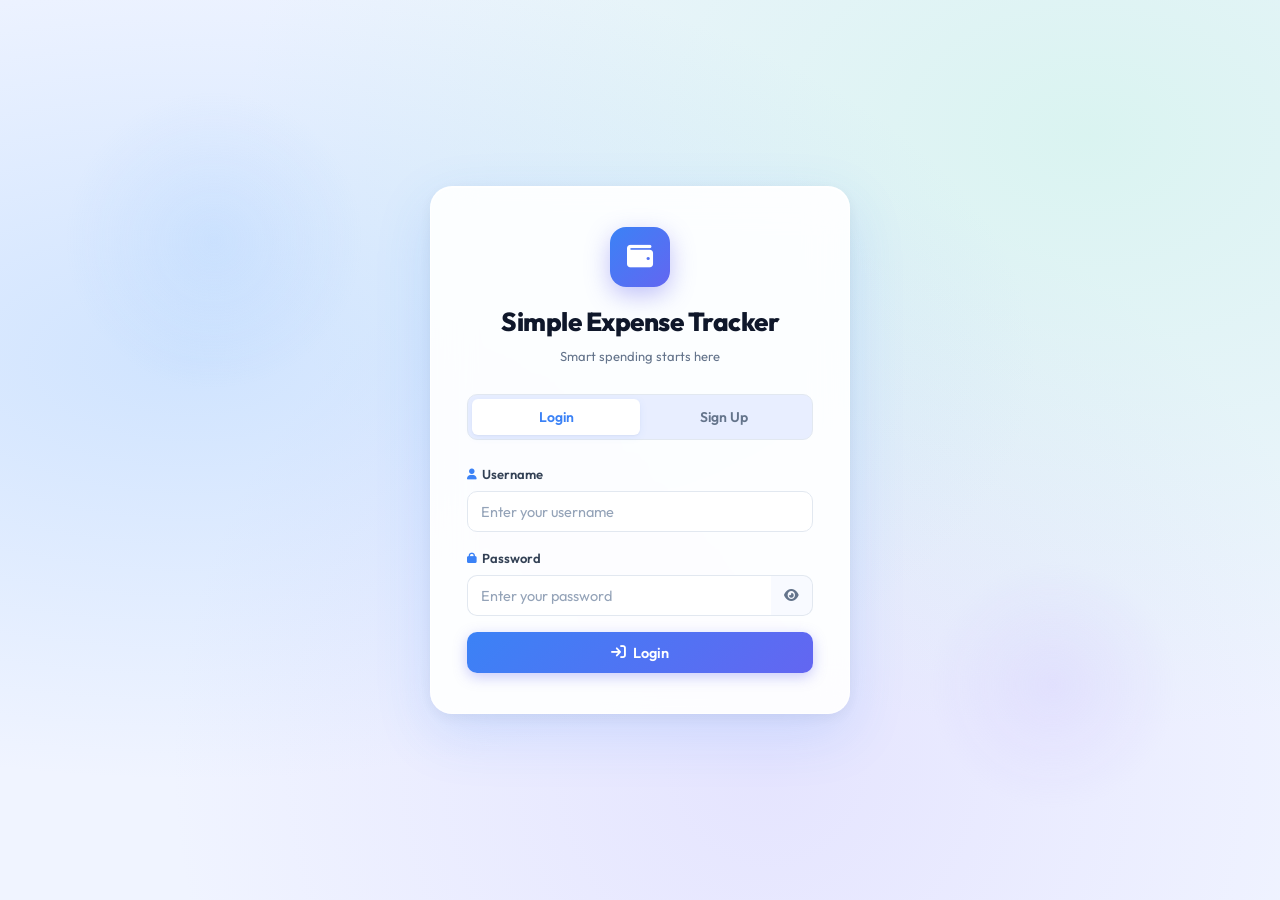
<file: Simple Expense Tracker/index.html>
<!DOCTYPE html>
<html lang="en">
<head>
  <meta charset="UTF-8" />
  <meta name="viewport" content="width=device-width, initial-scale=1.0" />
  <title>Simple Expense Tracker</title>
  <link rel="stylesheet" href="styles.css" />
  <link
    href="https://fonts.googleapis.com/css2?family=Outfit:wght@300;400;500;600;700;800&family=JetBrains+Mono:wght@400;500&display=swap"
    rel="stylesheet"
  />
  <link
    rel="stylesheet"
    href="https://cdnjs.cloudflare.com/ajax/libs/font-awesome/6.5.0/css/all.min.css"
  />
</head>
<body>

  <!-- ════════════════════════════════════════
       TOAST CONTAINER
  ════════════════════════════════════════ -->
  <div id="toastContainer" class="toast-container"></div>

  <!-- ════════════════════════════════════════
       AUTH SCREEN
  ════════════════════════════════════════ -->
  <div id="authScreen" class="auth-screen">
    <div class="auth-wrapper">

      <div class="auth-brand">
        <div class="brand-icon"><i class="fa-solid fa-wallet"></i></div>
        <h1 class="brand-name">Simple Expense Tracker</h1>
        <p class="brand-tagline">Smart spending starts here</p>
      </div>

      <!-- Tab switcher -->
      <div class="auth-tabs">
        <button id="tabLogin" class="auth-tab active" onclick="showPanel('login')">Login</button>
        <button id="tabRegister" class="auth-tab" onclick="showPanel('register')">Sign Up</button>
      </div>

      <!-- LOGIN -->
      <div id="loginPanel" class="auth-panel">
        <div class="form-group">
          <label for="loginUsername"><i class="fa-solid fa-user"></i> Username</label>
          <input type="text" id="loginUsername" placeholder="Enter your username"
            autocomplete="username" spellcheck="false" />
        </div>
        <div class="form-group">
          <label for="loginPassword"><i class="fa-solid fa-lock"></i> Password</label>
          <div class="input-pw-wrap">
            <input type="password" id="loginPassword" placeholder="Enter your password"
              autocomplete="current-password" />
            <button type="button" class="pw-toggle" onclick="togglePassword('loginPassword',this)">
              <i class="fa-solid fa-eye"></i>
            </button>
          </div>
        </div>
        <p id="loginError" class="form-error hidden"></p>
        <button class="btn-primary btn-block" onclick="handleLogin()">
          <i class="fa-solid fa-arrow-right-to-bracket"></i> Login
        </button>
      </div>

      <!-- REGISTER -->
      <div id="registerPanel" class="auth-panel hidden">
        <div class="form-group">
          <label for="regUsername"><i class="fa-solid fa-user"></i> Username</label>
          <input type="text" id="regUsername" placeholder="Choose a username"
            autocomplete="username" spellcheck="false" />
        </div>
        <div class="form-group">
          <label for="regPassword"><i class="fa-solid fa-lock"></i> Password</label>
          <div class="input-pw-wrap">
            <input type="password" id="regPassword" placeholder="Min. 6 characters"
              autocomplete="new-password" />
            <button type="button" class="pw-toggle" onclick="togglePassword('regPassword',this)">
              <i class="fa-solid fa-eye"></i>
            </button>
          </div>
        </div>
        <div class="form-group">
          <label for="regConfirm"><i class="fa-solid fa-shield-halved"></i> Confirm Password</label>
          <div class="input-pw-wrap">
            <input type="password" id="regConfirm" placeholder="Repeat password"
              autocomplete="new-password" />
            <button type="button" class="pw-toggle" onclick="togglePassword('regConfirm',this)">
              <i class="fa-solid fa-eye"></i>
            </button>
          </div>
        </div>
        <p id="registerError"   class="form-error   hidden"></p>
        <p id="registerSuccess" class="form-success hidden"></p>
        <button class="btn-primary btn-block" onclick="handleRegister()">
          <i class="fa-solid fa-user-plus"></i> Create Account
        </button>
      </div>

    </div>
  </div>

  <!-- ════════════════════════════════════════
       APP SCREEN — DASHBOARD
  ════════════════════════════════════════ -->
  <div id="appScreen" class="app-screen hidden">

    <!-- HEADER -->
    <header class="app-header">
      <div class="header-inner">
        <div class="header-brand">
          <div class="brand-icon sm"><i class="fa-solid fa-wallet"></i></div>
          <span class="brand-name-sm">Simple Expense Tracker</span>
        </div>
        <div class="header-right">
          <div class="user-chip">
            <div class="user-avatar" id="userAvatar">U</div>
            <span id="headerUsername">User</span>
          </div>
          <button class="btn-logout" onclick="handleLogout()">
            <i class="fa-solid fa-right-from-bracket"></i> Logout
          </button>
        </div>
      </div>
    </header>

    <main class="app-main">

      <!-- ── SUMMARY ── -->
      <section class="app-section" id="summarySection">
        <div class="section-title">
          <i class="fa-solid fa-chart-pie"></i> Overview
        </div>

        <div class="summary-grid">
          <div class="summary-card c-blue" style="--delay:0ms">
            <div class="sc-icon"><i class="fa-solid fa-bullseye"></i></div>
            <div class="sc-text">
              <span class="sc-label">Monthly Budget</span>
              <span class="sc-value" id="summaryBudget">₹0.00</span>
            </div>
          </div>
          <div class="summary-card c-rose" style="--delay:80ms">
            <div class="sc-icon"><i class="fa-solid fa-arrow-trend-up"></i></div>
            <div class="sc-text">
              <span class="sc-label">Total Spent</span>
              <span class="sc-value" id="summarySpent">₹0.00</span>
            </div>
          </div>
          <div class="summary-card c-emerald" style="--delay:160ms">
            <div class="sc-icon"><i class="fa-solid fa-piggy-bank"></i></div>
            <div class="sc-text">
              <span class="sc-label">Remaining</span>
              <span class="sc-value" id="summaryRemaining">₹0.00</span>
            </div>
          </div>
          <div class="summary-card c-violet" style="--delay:240ms">
            <div class="sc-icon"><i class="fa-solid fa-receipt"></i></div>
            <div class="sc-text">
              <span class="sc-label">Transactions</span>
              <span class="sc-value" id="summaryCount">0</span>
            </div>
          </div>
        </div>

        <!-- Budget progress bar -->
        <div class="budget-bar-card">
          <div class="bbc-header">
            <div class="bbc-label-wrap">
              <span class="bbc-title">Budget Usage</span>
              <span id="budgetStatusBadge" class="status-badge b-safe">
                <i class="fa-solid fa-circle-check"></i> Within Budget
              </span>
            </div>
            <span id="budgetPctText" class="bbc-pct">0%</span>
          </div>
          <div class="progress-track">
            <div class="progress-fill" id="progressFill"></div>
          </div>
          <div class="bbc-footer">
            <span id="budgetSpentText">Spent: ₹0</span>
            <span id="budgetRemText">Remaining: ₹0</span>
          </div>
        </div>

        <!-- Smart budget suggestion -->
        <div id="budgetSuggestion" class="suggestion-box hidden"></div>
      </section>

      <!-- ── SET BUDGET ── -->
      <section class="app-section">
        <div class="section-title">
          <i class="fa-solid fa-sliders"></i> Budget Settings
        </div>
        <div class="card">
          <div class="budget-form-row">
            <div class="form-group">
              <label for="budgetMonth">Month</label>
              <input type="month" id="budgetMonth" />
            </div>
            <div class="form-group">
              <label for="budgetAmount">Amount (₹)</label>
              <input type="number" id="budgetAmount" placeholder="e.g. 10000" min="1" />
            </div>
            <button class="btn-primary" onclick="setBudget()">
              <i class="fa-solid fa-check"></i> Set Budget
            </button>
          </div>
        </div>
      </section>

      <!-- ── ADD EXPENSE ── -->
      <section class="app-section">
        <div class="section-title">
          <i class="fa-solid fa-plus-circle"></i> Add Expense
        </div>
        <div class="card">
          <div class="expense-form-grid">
            <div class="form-group">
              <label for="expenseDesc">Description</label>
              <input type="text" id="expenseDesc" placeholder="e.g. Grocery shopping" />
            </div>
            <div class="form-group">
              <label for="expenseAmount">Amount (₹)</label>
              <input type="number" id="expenseAmount" placeholder="0.00" min="0.01" step="0.01" />
            </div>
            <div class="form-group">
              <label for="expenseCategory">Category</label>
              <select id="expenseCategory">
                <option value="Food">🍽️ Food</option>
                <option value="Transport">🚗 Transport</option>
                <option value="Shopping">🛍️ Shopping</option>
                <option value="Entertainment">🎬 Entertainment</option>
                <option value="Health">💊 Health</option>
                <option value="Bills">💡 Bills</option>
                <option value="Education">📚 Education</option>
                <option value="Other">📦 Other</option>
              </select>
            </div>
            <div class="form-group">
              <label for="expenseDate">Date</label>
              <input type="date" id="expenseDate" />
            </div>
          </div>
          <button class="btn-primary" onclick="addExpense()">
            <i class="fa-solid fa-plus"></i> Add Expense
          </button>
        </div>
      </section>

      <!-- ── EXPENSE LIST ── -->
      <section class="app-section">
        <div class="section-title">
          <i class="fa-solid fa-list-ul"></i> Expense History
        </div>
        <div class="card">

          <div class="filter-bar">
            <div class="search-box">
              <i class="fa-solid fa-magnifying-glass"></i>
              <input
                type="text" id="searchInput"
                placeholder="Search expenses..."
                oninput="filterExpenses()"
              />
            </div>
            <select id="filterMonth" onchange="filterExpenses()" class="filter-select">
              <option value="">All Months</option>
            </select>
            <select id="sortSelect" onchange="filterExpenses()" class="filter-select">
              <option value="date-desc">Newest First</option>
              <option value="date-asc">Oldest First</option>
              <option value="amount-desc">Highest Amount</option>
              <option value="amount-asc">Lowest Amount</option>
            </select>
          </div>

          <div class="table-wrap">
            <table class="expense-table" id="expenseTable">
              <thead>
                <tr>
                  <th>#</th>
                  <th>Description</th>
                  <th>Category</th>
                  <th>Amount</th>
                  <th>Date</th>
                  <th>Actions</th>
                </tr>
              </thead>
              <tbody id="expenseTableBody"></tbody>
            </table>
            <div id="emptyState" class="empty-state hidden">
              <i class="fa-solid fa-inbox"></i>
              <p>No expenses yet. Add one above!</p>
            </div>
          </div>

          <div class="table-footer-row" id="tableSummaryRow"></div>
        </div>
      </section>

    </main>

    <footer class="app-footer">
      <p>SpendWise &copy; 2025 — Track smarter. Expense Tracker.</p>
    </footer>
  </div>

  <!-- ═══ EDIT MODAL ═══ -->
  <div id="editModal" class="modal-backdrop hidden">
    <div class="modal-box">
      <div class="modal-head">
        <h3><i class="fa-solid fa-pen-to-square"></i> Edit Expense</h3>
        <button class="modal-close" onclick="closeEditModal()"><i class="fa-solid fa-xmark"></i></button>
      </div>
      <div class="modal-body">
        <input type="hidden" id="editId" />
        <div class="expense-form-grid">
          <div class="form-group">
            <label>Description</label>
            <input type="text" id="editDesc" placeholder="Description" />
          </div>
          <div class="form-group">
            <label>Amount (₹)</label>
            <input type="number" id="editAmount" placeholder="0.00" min="0.01" step="0.01" />
          </div>
          <div class="form-group">
            <label>Category</label>
            <select id="editCategory">
              <option value="Food">🍽️ Food</option>
              <option value="Transport">🚗 Transport</option>
              <option value="Shopping">🛍️ Shopping</option>
              <option value="Entertainment">🎬 Entertainment</option>
              <option value="Health">💊 Health</option>
              <option value="Bills">💡 Bills</option>
              <option value="Education">📚 Education</option>
              <option value="Other">📦 Other</option>
            </select>
          </div>
          <div class="form-group">
            <label>Date</label>
            <input type="date" id="editDate" />
          </div>
        </div>
      </div>
      <div class="modal-foot">
        <button class="btn-ghost" onclick="closeEditModal()">Cancel</button>
        <button class="btn-primary" onclick="saveEdit()">
          <i class="fa-solid fa-floppy-disk"></i> Save Changes
        </button>
      </div>
    </div>
  </div>

  <!-- ═══ DELETE MODAL ═══ -->
  <div id="deleteModal" class="modal-backdrop hidden">
    <div class="modal-box modal-sm">
      <div class="modal-head">
        <h3><i class="fa-solid fa-triangle-exclamation"></i> Delete Expense</h3>
        <button class="modal-close" onclick="closeDeleteModal()"><i class="fa-solid fa-xmark"></i></button>
      </div>
      <div class="modal-body">
        <p class="del-confirm-text">Are you sure you want to delete this expense? This action cannot be undone.</p>
      </div>
      <div class="modal-foot">
        <button class="btn-ghost" onclick="closeDeleteModal()">Cancel</button>
        <button class="btn-danger" onclick="confirmDelete()">
          <i class="fa-solid fa-trash"></i> Delete
        </button>
      </div>
    </div>
  </div>

  <script src="app.js"></script>
</body>
</html>
</file>
<file: Simple Expense Tracker/styles.css>
/* SpendWise styles.css — Enhanced Animation Edition */
:root {
  /* Core brand */
  --blue: #3B82F6; --blue-light: #EFF6FF; --blue-mid: #BFDBFE; --blue-dark: #2563EB;
  --green: #10B981; --green-light: #ECFDF5; --green-dark: #059669;
  --amber: #F59E0B; --amber-light: #FFFBEB;
  --red: #EF4444; --red-light: #FEF2F2; --red-dark: #DC2626;
  --violet: #8B5CF6; --violet-light: #F5F3FF;
  --rose: #F43F5E; --rose-light: #FFF1F2;

  /* Backgrounds — pastel, airy */
  --bg: #F0F4FF;
  --bg-2: #E8EEFF;
  --surface: #FFFFFF;
  --surface-2: #F8FAFF;

  /* Borders */
  --border: #E2E8F0; --border-2: #F1F5F9;

  /* Text */
  --text: #0F172A; --text-2: #334155; --text-3: #64748B; --text-4: #94A3B8;

  /* Radii */
  --r-sm: 6px; --r: 10px; --r-lg: 16px; --r-xl: 22px;

  /* Shadows — soft & lifted */
  --shadow-xs: 0 1px 3px rgba(59,130,246,.06);
  --shadow-sm: 0 2px 8px rgba(59,130,246,.08), 0 1px 2px rgba(0,0,0,.04);
  --shadow: 0 4px 16px rgba(59,130,246,.10);
  --shadow-md: 0 8px 28px rgba(59,130,246,.13);
  --shadow-lg: 0 20px 56px rgba(59,130,246,.16), 0 4px 16px rgba(0,0,0,.06);

  /* Lift shadows — deeper for hover */
  --shadow-lift:        0 12px 36px rgba(99,102,241,.28), 0 4px 12px rgba(0,0,0,.08);
  --shadow-lift-danger: 0 12px 32px rgba(239,68,68,.35),  0 4px 12px rgba(0,0,0,.06);
  --shadow-lift-ghost:  0 8px 24px rgba(15,23,42,.12),    0 2px 8px rgba(0,0,0,.06);

  /* Transitions */
  --ease: all 0.22s cubic-bezier(.4,0,.2,1);
  --ease-spring: all 0.35s cubic-bezier(.34,1.56,.64,1);
  --ease-lift: transform 0.28s cubic-bezier(.34,1.3,.64,1), box-shadow 0.28s ease;

  /* Fonts */
  --font: 'Outfit', sans-serif;
  --mono: 'JetBrains Mono', monospace;
}

*, *::before, *::after { box-sizing: border-box; margin: 0; padding: 0; }
html { scroll-behavior: smooth; }
body {
  font-family: var(--font);
  background: var(--bg);
  color: var(--text);
  font-size: 15px;
  line-height: 1.6;
  -webkit-font-smoothing: antialiased;
}
a { color: var(--blue); text-decoration: none; }
a:hover { text-decoration: underline; }
button { font-family: var(--font); cursor: pointer; }
input, select { font-family: var(--font); }
::-webkit-scrollbar { width: 6px; height: 6px; }
::-webkit-scrollbar-track { background: transparent; }
::-webkit-scrollbar-thumb { background: var(--border); border-radius: 99px; }
::-webkit-scrollbar-thumb:hover { background: var(--text-4); }

/* ═══════════════════════════════════════
   TOAST NOTIFICATIONS
═══════════════════════════════════════ */
.toast-container {
  position: fixed; top: 20px; right: 20px;
  z-index: 9999; display: flex; flex-direction: column;
  gap: 10px; pointer-events: none;
}
.toast {
  display: flex; align-items: center; gap: 10px;
  padding: 13px 18px; border-radius: var(--r-lg);
  font-size: 14px; font-weight: 600;
  box-shadow: var(--shadow-md); pointer-events: auto;
  animation: toastSlideIn 0.35s cubic-bezier(.34,1.56,.64,1) both;
  min-width: 240px; max-width: 340px; border-left: 4px solid;
}
.toast.toast-success { background: #ECFDF5; color: #065F46; border-color: var(--green); }
.toast.toast-error   { background: #FEF2F2; color: #991B1B; border-color: var(--red); }
.toast.toast-info    { background: #EFF6FF; color: #1E40AF; border-color: var(--blue); }
.toast.toast-warn    { background: #FFFBEB; color: #78350F; border-color: var(--amber); }
.toast.toast-exit    { animation: toastSlideOut 0.25s ease forwards; }

/* ═══════════════════════════════════════
   AUTH SCREEN
═══════════════════════════════════════ */
.auth-screen {
  min-height: 100vh; display: flex;
  align-items: center; justify-content: center; padding: 24px;
  background:
    radial-gradient(ellipse at 15% 40%, rgba(147,197,253,.35) 0%, transparent 55%),
    radial-gradient(ellipse at 85% 15%, rgba(167,243,208,.30) 0%, transparent 55%),
    radial-gradient(ellipse at 60% 85%, rgba(196,181,253,.25) 0%, transparent 55%),
    var(--bg);
}
.auth-screen::before, .auth-screen::after {
  content: ''; position: fixed; border-radius: 50%; pointer-events: none; z-index: 0;
}
.auth-screen::before {
  width: 300px; height: 300px;
  background: radial-gradient(circle, rgba(147,197,253,.2), transparent 70%);
  top: 10%; left: 5%; animation: floatOrb 8s ease-in-out infinite;
}
.auth-screen::after {
  width: 250px; height: 250px;
  background: radial-gradient(circle, rgba(196,181,253,.2), transparent 70%);
  bottom: 10%; right: 8%; animation: floatOrb 10s ease-in-out infinite reverse;
}

.auth-wrapper {
  position: relative; z-index: 1; width: 100%; max-width: 420px;
  background: rgba(255,255,255,.92);
  backdrop-filter: blur(20px); -webkit-backdrop-filter: blur(20px);
  border-radius: var(--r-xl); border: 1px solid rgba(255,255,255,.8);
  box-shadow: var(--shadow-lg), inset 0 1px 0 rgba(255,255,255,.9);
  padding: 40px 36px;
  animation: authCardIn .55s cubic-bezier(.34,1.2,.64,1) both;
  will-change: transform;
}
/* ✦ AUTH CARD SHAKE — added via JS on login failure */
.auth-wrapper.shake {
  animation: authCardShake .52s cubic-bezier(.36,.07,.19,.97) both;
}

.auth-brand { text-align: center; margin-bottom: 28px; }
.brand-icon {
  width: 60px; height: 60px;
  background: linear-gradient(135deg, var(--blue), #6366F1);
  border-radius: var(--r-lg);
  display: flex; align-items: center; justify-content: center;
  font-size: 26px; color: #fff;
  margin: 0 auto 14px;
  box-shadow: 0 8px 24px rgba(99,102,241,.40);
  animation: iconPop .6s cubic-bezier(.34,1.56,.64,1) .2s both;
  transition: var(--ease-spring);
  cursor: default;
}
.auth-brand:hover .brand-icon {
  transform: rotate(-10deg) scale(1.10);
  box-shadow: 0 14px 36px rgba(99,102,241,.55);
}
.brand-name { font-size: 26px; font-weight: 800; letter-spacing: -0.5px; color: var(--text); }
.brand-tagline { font-size: 13px; color: var(--text-3); margin-top: 3px; }

.auth-tabs {
  display: flex; background: var(--bg-2);
  border-radius: var(--r); padding: 4px;
  margin-bottom: 24px; border: 1px solid var(--border);
}
.auth-tab {
  flex: 1; padding: 9px; border: none; background: transparent;
  border-radius: var(--r-sm); font-size: 14px; font-weight: 600;
  color: var(--text-3); transition: var(--ease);
}
.auth-tab.active { background: var(--surface); color: var(--blue); box-shadow: var(--shadow-sm); }
.auth-tab:hover:not(.active) { color: var(--text-2); }

.auth-panel { display: flex; flex-direction: column; gap: 16px; }
.auth-panel.hidden { display: none; }

/* ═══════════════════════════════════════
   FORM ELEMENTS — Focus Lift + Glow
═══════════════════════════════════════ */
.form-group { display: flex; flex-direction: column; gap: 6px; }
.form-group label {
  font-size: 13px; font-weight: 600; color: var(--text-2);
  display: flex; align-items: center; gap: 5px;
}
.form-group label i { color: var(--blue); font-size: 11px; }
.form-group input, .form-group select {
  padding: 10px 13px;
  border: 1.5px solid var(--border);
  border-radius: var(--r);
  background: var(--surface); color: var(--text); font-size: 14.5px;
  outline: none; width: 100%;
  /* Individual properties for precise control */
  transition:
    border-color 0.22s ease,
    box-shadow 0.22s ease,
    background 0.22s ease,
    transform 0.28s cubic-bezier(.34,1.3,.64,1);
}
.form-group input::placeholder { color: var(--text-4); }

/* ✦ LIFT + GLOW on focus */
.form-group input:focus, .form-group select:focus {
  border-color: var(--blue);
  box-shadow:
    0 0 0 3px rgba(59,130,246,.16),
    0 6px 18px rgba(59,130,246,.14);
  background: #FAFEFF;
  transform: translateY(-2px);
}
/* ✦ Subtle lift on hover */
.form-group input:hover:not(:focus), .form-group select:hover:not(:focus) {
  border-color: var(--text-4);
  transform: translateY(-1px);
}
.form-group select {
  appearance: none;
  background-image: url("data:image/svg+xml,%3Csvg xmlns='http://www.w3.org/2000/svg' fill='%2364748B' viewBox='0 0 24 24'%3E%3Cpath d='M7 10l5 5 5-5z'/%3E%3C/svg%3E");
  background-repeat: no-repeat;
  background-position: right 10px center;
  background-size: 18px; padding-right: 34px; cursor: pointer;
}
.input-pw-wrap { position: relative; display: flex; }
.input-pw-wrap input { border-radius: var(--r) 0 0 var(--r); border-right: none; flex: 1; }
/* Lift the whole password group together */
.input-pw-wrap {
  transition: transform 0.28s cubic-bezier(.34,1.3,.64,1),
              filter 0.28s ease;
}
.input-pw-wrap:focus-within {
  transform: translateY(-2px);
  filter: drop-shadow(0 6px 14px rgba(59,130,246,.14));
}
.pw-toggle {
  border: 1.5px solid var(--border); border-left: none;
  border-radius: 0 var(--r) var(--r) 0;
  background: var(--surface-2); color: var(--text-3);
  padding: 0 13px; font-size: 13px; transition: var(--ease);
}
.pw-toggle:hover { background: var(--blue-light); color: var(--blue); }

.form-error {
  font-size: 13px; color: #991B1B;
  background: linear-gradient(135deg, #FEF2F2, #FFF5F5);
  border: 1px solid #FECACA; border-radius: var(--r-sm);
  padding: 9px 13px; font-weight: 500;
  animation: shakeError .4s ease;
}
.form-success {
  font-size: 13px; color: #065F46;
  background: linear-gradient(135deg, #ECFDF5, #F0FFF4);
  border: 1px solid #A7F3D0; border-radius: var(--r-sm);
  padding: 9px 13px; font-weight: 500;
  animation: fadeSlideUp .3s ease;
}

/* ═══════════════════════════════════════
   BUTTONS — Lift + Icon Spin System
═══════════════════════════════════════ */

/* ── PRIMARY ── */
.btn-primary {
  display: inline-flex; align-items: center; justify-content: center; gap: 7px;
  padding: 11px 20px;
  background: linear-gradient(135deg, var(--blue), #6366F1);
  color: #fff; border: none; border-radius: var(--r);
  font-size: 14.5px; font-weight: 600;
  box-shadow: 0 4px 14px rgba(99,102,241,.35);
  white-space: nowrap; position: relative; overflow: hidden;
  will-change: transform;
  transition:
    transform 0.28s cubic-bezier(.34,1.3,.64,1),
    box-shadow 0.28s ease;
}
.btn-primary::after {
  content: ''; position: absolute; inset: 0;
  background: linear-gradient(135deg, rgba(255,255,255,.18), transparent);
  opacity: 0; transition: opacity .2s;
}
/* ✦ LIFT 3px */
.btn-primary:hover {
  transform: translateY(-3px) scale(1.01);
  box-shadow: var(--shadow-lift);
}
.btn-primary:hover::after { opacity: 1; }
/* ✦ PRESS DOWN */
.btn-primary:active {
  transform: translateY(0) scale(0.95);
  box-shadow: 0 2px 8px rgba(99,102,241,.22);
  transition: transform 0.09s ease, box-shadow 0.09s ease;
}
.btn-primary.btn-block { width: 100%; }
/* ✦ ICON SPIN 360° on hover */
.btn-primary:hover i {
  animation: iconSpin360 0.48s cubic-bezier(.34,1.56,.64,1) both;
}

/* ── GHOST ── */
.btn-ghost {
  display: inline-flex; align-items: center; gap: 7px;
  padding: 10px 18px;
  background: transparent; color: var(--text-2);
  border: 1.5px solid var(--border); border-radius: var(--r);
  font-size: 14px; font-weight: 600;
  will-change: transform;
  transition:
    transform 0.28s cubic-bezier(.34,1.3,.64,1),
    box-shadow 0.28s ease,
    background 0.22s ease,
    border-color 0.22s ease,
    color 0.22s ease;
}
/* ✦ LIFT 3px */
.btn-ghost:hover {
  background: var(--bg); border-color: var(--text-3);
  transform: translateY(-3px);
  box-shadow: var(--shadow-lift-ghost);
}
/* ✦ PRESS DOWN */
.btn-ghost:active {
  transform: translateY(0) scale(0.95);
  box-shadow: none;
  transition: transform 0.09s ease;
}
/* ✦ ICON SPIN */
.btn-ghost:hover i {
  animation: iconSpin360 0.48s cubic-bezier(.34,1.56,.64,1) both;
}

/* ── DANGER ── */
.btn-danger {
  display: inline-flex; align-items: center; gap: 7px;
  padding: 10px 18px;
  background: linear-gradient(135deg, var(--red), #DC2626);
  color: #fff; border: none; border-radius: var(--r);
  font-size: 14px; font-weight: 600;
  box-shadow: 0 4px 12px rgba(239,68,68,.30);
  will-change: transform; position: relative; overflow: hidden;
  transition:
    transform 0.28s cubic-bezier(.34,1.3,.64,1),
    box-shadow 0.28s ease;
}
/* ✦ LIFT 3px */
.btn-danger:hover {
  transform: translateY(-3px);
  box-shadow: var(--shadow-lift-danger);
}
/* ✦ PRESS DOWN */
.btn-danger:active {
  transform: translateY(0) scale(0.95);
  box-shadow: 0 2px 6px rgba(239,68,68,.20);
  transition: transform 0.09s ease, box-shadow 0.09s ease;
}
/* ✦ ICON SPIN */
.btn-danger:hover i {
  animation: iconSpin360 0.48s cubic-bezier(.34,1.56,.64,1) both;
}

/* ── LOGOUT ── */
.btn-logout {
  display: inline-flex; align-items: center; gap: 6px;
  padding: 8px 14px;
  background: linear-gradient(135deg, #FEF2F2, #FFF5F5);
  color: var(--red); border: 1.5px solid #FECACA; border-radius: var(--r);
  font-size: 13.5px; font-weight: 600;
  transition:
    transform 0.28s cubic-bezier(.34,1.3,.64,1),
    box-shadow 0.28s ease,
    background 0.22s ease,
    border-color 0.22s ease,
    color 0.22s ease;
}
.btn-logout:hover {
  background: linear-gradient(135deg, var(--red), #DC2626);
  color: #fff; border-color: var(--red);
  transform: translateY(-2px);
  box-shadow: 0 6px 18px rgba(239,68,68,.32);
}
.btn-logout:active {
  transform: translateY(0) scale(0.95);
  transition: transform 0.09s ease;
}

/* ── TABLE ROW ACTION BUTTONS ── */
.btn-edit-row, .btn-del-row {
  width: 32px; height: 32px; border: none; border-radius: var(--r-sm);
  display: inline-flex; align-items: center; justify-content: center;
  font-size: 13px;
  transition:
    transform 0.28s cubic-bezier(.34,1.56,.64,1),
    box-shadow 0.22s ease, background 0.2s ease, color 0.2s ease;
}
.btn-edit-row { background: var(--blue-light); color: var(--blue); }
.btn-edit-row:hover {
  background: var(--blue); color: #fff;
  transform: scale(1.18) rotate(-8deg);
  box-shadow: 0 4px 14px rgba(59,130,246,.38);
}
.btn-edit-row:active { transform: scale(0.88); }

.btn-del-row { background: var(--red-light); color: var(--red); }
.btn-del-row:hover {
  background: var(--red); color: #fff;
  transform: scale(1.18) rotate(8deg);
  box-shadow: 0 4px 14px rgba(239,68,68,.38);
}
.btn-del-row:active { transform: scale(0.88); }

/* ═══════════════════════════════════════
   APP HEADER
═══════════════════════════════════════ */
.app-screen { display: flex; flex-direction: column; min-height: 100vh; }
.app-screen.hidden { display: none !important; }
.auth-screen.hidden { display: none !important; }

.app-header {
  position: sticky; top: 0; z-index: 50;
  background: rgba(255,255,255,.88); backdrop-filter: blur(16px);
  -webkit-backdrop-filter: blur(16px);
  border-bottom: 1px solid rgba(226,232,240,.7);
  box-shadow: 0 2px 12px rgba(59,130,246,.08);
  animation: headerSlideDown .4s ease both;
}
.header-inner {
  max-width: 1100px; margin: 0 auto; padding: 0 24px; height: 62px;
  display: flex; align-items: center; justify-content: space-between; gap: 16px;
}
.header-brand { display: flex; align-items: center; gap: 9px; }
.brand-icon.sm {
  width: 34px; height: 34px;
  background: linear-gradient(135deg, var(--blue), #6366F1);
  border-radius: 9px; display: flex; align-items: center; justify-content: center;
  font-size: 15px; color: #fff; box-shadow: 0 3px 10px rgba(99,102,241,.30);
  transition: var(--ease-spring);
}
.brand-icon.sm:hover { transform: rotate(-10deg) scale(1.12); }
.brand-name-sm { font-size: 17px; font-weight: 800; letter-spacing: -0.3px; }
.header-right { display: flex; align-items: center; gap: 12px; }
.user-chip {
  display: flex; align-items: center; gap: 9px;
  padding: 5px 13px 5px 6px;
  background: linear-gradient(135deg, var(--bg-2), var(--bg));
  border: 1px solid var(--border); border-radius: 99px;
  font-size: 13.5px; font-weight: 600; transition: var(--ease);
}
.user-chip:hover { box-shadow: var(--shadow-sm); }
.user-avatar {
  width: 28px; height: 28px;
  background: linear-gradient(135deg, var(--blue), #6366F1);
  border-radius: 50%; display: flex; align-items: center; justify-content: center;
  color: #fff; font-size: 13px; font-weight: 700;
}

/* ═══════════════════════════════════════
   MAIN LAYOUT
═══════════════════════════════════════ */
.app-main {
  max-width: 1100px; margin: 0 auto;
  width: 100%; padding: 28px 24px; flex: 1;
  display: flex; flex-direction: column; gap: 24px;
}
.app-section { display: flex; flex-direction: column; gap: 14px; }
.section-title {
  font-size: 15px; font-weight: 700; color: var(--text-2);
  display: flex; align-items: center; gap: 8px; letter-spacing: -0.2px;
}
.section-title i { color: var(--blue); }

.card {
  background: var(--surface); border-radius: var(--r-lg);
  border: 1px solid var(--border); box-shadow: var(--shadow-sm);
  overflow: hidden;
  transition: box-shadow .25s ease, transform .28s cubic-bezier(.34,1.3,.64,1);
}
.card:hover { box-shadow: var(--shadow); }

/* ═══════════════════════════════════════
   SUMMARY CARDS
═══════════════════════════════════════ */
.summary-grid { display: grid; grid-template-columns: repeat(4, 1fr); gap: 14px; }
.summary-card {
  background: var(--surface); border-radius: var(--r-lg);
  border: 1px solid var(--border); padding: 18px 20px;
  display: flex; align-items: center; gap: 14px;
  box-shadow: var(--shadow-sm);
  animation: cardPop .5s cubic-bezier(.34,1.4,.64,1) var(--delay, 0ms) both;
  cursor: default; will-change: transform;
  transition:
    transform 0.3s cubic-bezier(.34,1.4,.64,1),
    box-shadow 0.3s ease;
}
.summary-card:hover { transform: translateY(-6px) scale(1.02); box-shadow: var(--shadow-md); }
.sc-icon {
  width: 46px; height: 46px; border-radius: var(--r);
  display: flex; align-items: center; justify-content: center;
  font-size: 19px; flex-shrink: 0;
  transition: transform 0.35s cubic-bezier(.34,1.56,.64,1);
}
.summary-card:hover .sc-icon { transform: scale(1.18) rotate(-8deg); }
.sc-text { display: flex; flex-direction: column; gap: 2px; min-width: 0; }
.sc-label { font-size: 12px; font-weight: 600; color: var(--text-3); text-transform: uppercase; letter-spacing: 0.4px; }
.sc-value { font-size: 20px; font-weight: 800; letter-spacing: -0.5px; font-family: var(--mono); }

.c-blue    .sc-icon { background: linear-gradient(135deg,#EFF6FF,#DBEAFE); color: var(--blue); }
.c-blue    .sc-value { color: var(--blue); }
.c-rose    .sc-icon { background: linear-gradient(135deg,#FFF1F2,#FFE4E6); color: var(--rose); }
.c-rose    .sc-value { color: var(--rose); }
.c-emerald .sc-icon { background: linear-gradient(135deg,#ECFDF5,#D1FAE5); color: var(--green); }
.c-emerald .sc-value { color: var(--green-dark); }
.c-violet  .sc-icon { background: linear-gradient(135deg,#F5F3FF,#EDE9FE); color: var(--violet); }
.c-violet  .sc-value { color: var(--violet); }

/* ═══════════════════════════════════════
   BUDGET BAR CARD
═══════════════════════════════════════ */
.budget-bar-card {
  background: linear-gradient(135deg, var(--surface), var(--surface-2));
  border-radius: var(--r-lg); border: 1px solid var(--border);
  padding: 20px 22px; display: flex; flex-direction: column; gap: 12px;
  box-shadow: var(--shadow-sm); transition: box-shadow .25s ease;
}
.budget-bar-card:hover { box-shadow: var(--shadow); }
.bbc-header { display: flex; align-items: center; justify-content: space-between; }
.bbc-label-wrap { display: flex; align-items: center; gap: 10px; }
.bbc-title { font-size: 14px; font-weight: 700; color: var(--text-2); }
.bbc-pct { font-size: 22px; font-weight: 800; color: var(--text); font-family: var(--mono); }

.status-badge {
  display: inline-flex; align-items: center; gap: 5px;
  font-size: 11.5px; font-weight: 700;
  padding: 4px 10px; border-radius: 99px; letter-spacing: 0.2px; transition: var(--ease);
}
.b-safe    { background: linear-gradient(135deg,#ECFDF5,#D1FAE5); color: #065F46; }
.b-warning { background: linear-gradient(135deg,#FFFBEB,#FEF3C7); color: #78350F; }
.b-danger  { background: linear-gradient(135deg,#FEF2F2,#FFE4E6); color: #991B1B; }

.progress-track {
  height: 12px; background: linear-gradient(135deg, var(--border-2), #E8EEFF);
  border-radius: 99px; overflow: hidden;
  border: 1px solid var(--border); box-shadow: inset 0 1px 3px rgba(0,0,0,.06);
}
.progress-fill {
  height: 100%; border-radius: 99px;
  background: linear-gradient(90deg, #34D399, var(--green));
  transition: width .8s cubic-bezier(.4,0,.2,1), background .4s ease;
  min-width: 0; position: relative; overflow: hidden;
}
.progress-fill::after {
  content: ''; position: absolute; top: 0; left: -100%; right: -100%; bottom: 0;
  background: linear-gradient(90deg, transparent, rgba(255,255,255,.3), transparent);
  animation: shimmerBar 2.5s ease-in-out infinite;
}
.progress-fill.pf-warn   { background: linear-gradient(90deg, #FCD34D, var(--amber)); }
.progress-fill.pf-danger { background: linear-gradient(90deg, #FCA5A5, var(--red)); }
.bbc-footer { display: flex; justify-content: space-between; font-size: 13px; color: var(--text-3); }

/* ═══════════════════════════════════════
   SUGGESTION BOX
═══════════════════════════════════════ */
.suggestion-box {
  padding: 14px 18px; border-radius: var(--r);
  font-size: 14px; font-weight: 500; border-left: 4px solid;
  line-height: 1.55; animation: fadeSlideUp .35s ease both;
}
.suggestion-box.sug-good   { background: linear-gradient(135deg,#ECFDF5,#F0FFF4); color: #065F46; border-color: var(--green); }
.suggestion-box.sug-warn   { background: linear-gradient(135deg,#FFFBEB,#FEFCE8); color: #78350F; border-color: var(--amber); }
.suggestion-box.sug-danger { background: linear-gradient(135deg,#FEF2F2,#FFF5F5); color: #991B1B; border-color: var(--red); }

/* ═══════════════════════════════════════
   BUDGET FORM
═══════════════════════════════════════ */
.budget-form-row {
  display: flex; align-items: flex-end; gap: 14px; flex-wrap: wrap; padding: 20px 24px;
}
.budget-form-row .form-group { flex: 1; min-width: 140px; }

/* ═══════════════════════════════════════
   EXPENSE FORM
═══════════════════════════════════════ */
.expense-form-grid { display: grid; grid-template-columns: repeat(2,1fr); gap: 14px; padding: 20px 24px 0; }
.card > button.btn-primary { margin: 16px 24px 20px; display: inline-flex; width: auto; }

/* ═══════════════════════════════════════
   FILTER BAR
═══════════════════════════════════════ */
.filter-bar {
  display: flex; align-items: center; gap: 10px;
  padding: 16px 20px; border-bottom: 1px solid var(--border);
  flex-wrap: wrap; background: linear-gradient(135deg, #FAFBFF, var(--surface));
}
.search-box {
  display: flex; align-items: center; gap: 9px;
  flex: 1; min-width: 180px; padding: 9px 13px;
  background: var(--surface); border: 1.5px solid var(--border); border-radius: var(--r);
  transition:
    border-color 0.22s ease, box-shadow 0.22s ease,
    background 0.22s ease, transform 0.28s cubic-bezier(.34,1.3,.64,1);
}
.search-box:focus-within {
  border-color: var(--blue);
  box-shadow: 0 0 0 3px rgba(59,130,246,.12), 0 4px 16px rgba(59,130,246,.10);
  background: #FAFEFF; transform: translateY(-2px);
}
.search-box i { color: var(--text-4); font-size: 13px; flex-shrink: 0; }
.search-box input {
  border: none; background: transparent; outline: none;
  font-size: 14px; color: var(--text); width: 100%; padding: 0;
}
.search-box input::placeholder { color: var(--text-4); }
.filter-select {
  padding: 9px 32px 9px 12px; border: 1.5px solid var(--border);
  border-radius: var(--r); background: var(--surface); color: var(--text-2);
  font-size: 13.5px; font-weight: 500; outline: none; cursor: pointer; appearance: none;
  background-image: url("data:image/svg+xml,%3Csvg xmlns='http://www.w3.org/2000/svg' fill='%2364748B' viewBox='0 0 24 24'%3E%3Cpath d='M7 10l5 5 5-5z'/%3E%3C/svg%3E");
  background-repeat: no-repeat; background-position: right 8px center; background-size: 18px;
  transition:
    border-color 0.22s ease, box-shadow 0.22s ease,
    transform 0.28s cubic-bezier(.34,1.3,.64,1);
}
.filter-select:focus { border-color: var(--blue); box-shadow: 0 0 0 3px rgba(59,130,246,.10); transform: translateY(-1px); }
.filter-select:hover:not(:focus) { border-color: var(--text-4); transform: translateY(-1px); }

/* ═══════════════════════════════════════
   TABLE — Slide in from left
═══════════════════════════════════════ */
.table-wrap { overflow-x: auto; }
.expense-table { width: 100%; border-collapse: collapse; font-size: 14px; }
.expense-table thead { background: linear-gradient(135deg,#F8FAFF,#F1F5F9); }
.expense-table th {
  padding: 11px 16px; text-align: left;
  font-size: 11.5px; font-weight: 700; color: var(--text-3);
  text-transform: uppercase; letter-spacing: 0.6px;
  border-bottom: 1px solid var(--border); white-space: nowrap;
}
.expense-table td {
  padding: 13px 16px; border-bottom: 1px solid var(--border-2);
  color: var(--text); vertical-align: middle;
}
.expense-table tbody tr:nth-child(even) td { background: rgba(248,250,255,.7); }
.expense-table tbody tr {
  /* ✦ SLIDE IN FROM LEFT entrance */
  animation: rowSlideInLeft .38s cubic-bezier(.34,1.2,.64,1) both;
  will-change: transform, opacity;
  transition: transform 0.2s ease;
}
.expense-table tbody tr:hover td { background: linear-gradient(135deg,#EFF6FF,#F0F4FF) !important; }
/* ✦ Subtle slide right on row hover */
.expense-table tbody tr:hover { transform: translateX(4px); }
.expense-table tbody tr:last-child td { border-bottom: none; }
.amount-cell { font-family: var(--mono); font-weight: 600; color: var(--rose); font-size: 14px; }
.cat-pill {
  display: inline-flex; align-items: center; gap: 4px;
  padding: 3px 10px; background: linear-gradient(135deg, var(--blue-light),#F0F4FF);
  color: var(--blue); border-radius: 99px; font-size: 12.5px; font-weight: 600;
  transition: var(--ease);
}
.expense-table tbody tr:hover .cat-pill { background: var(--blue); color: #fff; }
.action-cell { display: flex; gap: 6px; }
.empty-state { text-align: center; padding: 56px 24px; color: var(--text-4); }
.empty-state i { font-size: 44px; display: block; margin-bottom: 12px; opacity: .4; animation: floatIcon 3s ease-in-out infinite; }
.empty-state p { font-size: 15px; }
.table-footer-row {
  padding: 13px 20px; font-size: 13px; color: var(--text-3); font-weight: 500;
  border-top: 1px solid var(--border); background: linear-gradient(135deg,#FAFBFF,var(--surface));
}

/* ✦ Newly added row highlight */
.expense-table tbody tr.row-new {
  animation: rowSlideInLeft .38s cubic-bezier(.34,1.2,.64,1) both,
             rowHighlight 1.6s ease 0.38s both;
}

/* ═══════════════════════════════════════
   MODALS
═══════════════════════════════════════ */
.modal-backdrop {
  position: fixed; inset: 0; background: rgba(15,23,42,.35);
  backdrop-filter: blur(6px); -webkit-backdrop-filter: blur(6px);
  display: flex; align-items: center; justify-content: center;
  z-index: 200; padding: 20px; animation: fadeIn .2s ease both;
}
.modal-backdrop.hidden { display: none !important; }
.modal-box {
  background: rgba(255,255,255,.97); border-radius: var(--r-xl);
  box-shadow: var(--shadow-lg); width: 100%; max-width: 520px;
  border: 1px solid var(--border); overflow: hidden;
  animation: modalPop .3s cubic-bezier(.34,1.3,.64,1) both;
}
.modal-box.modal-sm { max-width: 380px; }
.modal-head {
  display: flex; align-items: center; justify-content: space-between;
  padding: 18px 22px; border-bottom: 1px solid var(--border);
  background: linear-gradient(135deg,#FAFBFF,var(--surface));
}
.modal-head h3 { font-size: 16px; font-weight: 700; display: flex; align-items: center; gap: 8px; }
.modal-head h3 i { color: var(--blue); }
.modal-close {
  width: 30px; height: 30px; border: none;
  background: var(--bg); border-radius: 8px;
  color: var(--text-3); font-size: 14px;
  display: flex; align-items: center; justify-content: center;
  transition: transform 0.3s cubic-bezier(.34,1.56,.64,1), background 0.2s ease, color 0.2s ease;
}
.modal-close:hover { background: var(--red-light); color: var(--red); transform: rotate(90deg) scale(1.12); }
.modal-close:active { transform: rotate(90deg) scale(0.88); }
.modal-body { padding: 20px 22px; }
.modal-body .expense-form-grid { padding: 0; }
.modal-foot {
  padding: 16px 22px; border-top: 1px solid var(--border);
  display: flex; gap: 10px; justify-content: flex-end;
  background: linear-gradient(135deg,#FAFBFF,var(--surface));
}
.del-confirm-text { font-size: 14.5px; color: var(--text-2); line-height: 1.65; }

/* ═══════════════════════════════════════
   FOOTER
═══════════════════════════════════════ */
.app-footer {
  text-align: center; padding: 22px; font-size: 13px; color: var(--text-4);
  border-top: 1px solid var(--border);
  background: linear-gradient(135deg,var(--surface),var(--bg));
}

/* ═══════════════════════════════════════
   UTILITY
═══════════════════════════════════════ */
.hidden { display: none !important; }

/* ═══════════════════════════════════════
   KEYFRAME ANIMATIONS
═══════════════════════════════════════ */
@keyframes fadeSlideUp {
  from { opacity: 0; transform: translateY(12px); }
  to   { opacity: 1; transform: translateY(0); }
}
@keyframes fadeIn {
  from { opacity: 0; } to { opacity: 1; }
}
@keyframes authCardIn {
  from { opacity: 0; transform: translateY(28px) scale(.97); }
  to   { opacity: 1; transform: translateY(0) scale(1); }
}
/* ✦ AUTH CARD SHAKE — triggered via .shake class on login failure */
@keyframes authCardShake {
  0%   { transform: translateX(0)    scale(1); }
  12%  { transform: translateX(-10px) scale(1.008); }
  25%  { transform: translateX(10px)  scale(1.008); }
  37%  { transform: translateX(-7px)  scale(1.004); }
  50%  { transform: translateX(7px)   scale(1.004); }
  62%  { transform: translateX(-4px); }
  75%  { transform: translateX(4px); }
  87%  { transform: translateX(-2px); }
  100% { transform: translateX(0)    scale(1); }
}
@keyframes iconPop {
  from { opacity: 0; transform: scale(.5) rotate(-20deg); }
  to   { opacity: 1; transform: scale(1) rotate(0deg); }
}
/* ✦ ICON 360° SPIN on button hover */
@keyframes iconSpin360 {
  from { transform: rotate(0deg)   scale(1); }
  45%  { transform: rotate(210deg) scale(1.25); }
  to   { transform: rotate(360deg) scale(1); }
}
@keyframes cardPop {
  from { opacity: 0; transform: translateY(20px) scale(.95); }
  to   { opacity: 1; transform: translateY(0) scale(1); }
}
@keyframes modalPop {
  from { opacity: 0; transform: scale(.92) translateY(12px); }
  to   { opacity: 1; transform: scale(1) translateY(0); }
}
@keyframes headerSlideDown {
  from { opacity: 0; transform: translateY(-100%); }
  to   { opacity: 1; transform: translateY(0); }
}
/* ✦ TABLE ROW: dramatic slide in from the left */
@keyframes rowSlideInLeft {
  from { opacity: 0; transform: translateX(-32px) scale(0.97); }
  60%  { opacity: 1; transform: translateX(5px)   scale(1.005); }
  to   { opacity: 1; transform: translateX(0)      scale(1); }
}
/* ✦ NEWLY ADDED ROW: brief gold highlight */
@keyframes rowHighlight {
  0%   { box-shadow: inset 0 0 0 2px rgba(59,130,246,.40); }
  60%  { box-shadow: inset 0 0 0 2px rgba(59,130,246,.20); }
  100% { box-shadow: none; }
}
@keyframes shakeError {
  0%,100% { transform: translateX(0); }
  20%     { transform: translateX(-6px); }
  40%     { transform: translateX(6px); }
  60%     { transform: translateX(-4px); }
  80%     { transform: translateX(4px); }
}
@keyframes floatOrb {
  0%,100% { transform: translateY(0) scale(1); }
  50%     { transform: translateY(-30px) scale(1.05); }
}
@keyframes floatIcon {
  0%,100% { transform: translateY(0); }
  50%     { transform: translateY(-8px); }
}
@keyframes shimmerBar {
  0%   { transform: translateX(-100%); }
  100% { transform: translateX(200%); }
}
@keyframes toastSlideIn {
  from { opacity: 0; transform: translateX(60px) scale(.9); }
  to   { opacity: 1; transform: translateX(0) scale(1); }
}
@keyframes toastSlideOut {
  from { opacity: 1; transform: translateX(0) scale(1); }
  to   { opacity: 0; transform: translateX(60px) scale(.9); }
}
@keyframes rippleEffect {
  to { transform: scale(2.5); opacity: 0; }
}

/* ═══════════════════════════════════════
   RESPONSIVE
═══════════════════════════════════════ */
@media (max-width: 900px) { .summary-grid { grid-template-columns: repeat(2,1fr); } }
@media (max-width: 640px) {
  .app-main { padding: 20px 14px; gap: 20px; }
  .summary-grid { grid-template-columns: 1fr 1fr; gap: 10px; }
  .summary-card { padding: 14px; }
  .sc-value { font-size: 16px; }
  .expense-form-grid { grid-template-columns: 1fr; padding: 16px 16px 0; }
  .budget-form-row { padding: 16px; }
  .filter-bar { padding: 12px 14px; }
  .search-box { min-width: 100%; }
  .filter-select { flex: 1; }
  .expense-table th:nth-child(5), .expense-table td:nth-child(5) { display: none; }
  .auth-wrapper { padding: 28px 22px; }
  .header-inner { padding: 0 14px; }
  .header-right #headerUsername { display: none; }
  .modal-body .expense-form-grid { grid-template-columns: 1fr; }
  .toast-container { top: 12px; right: 12px; left: 12px; }
  .toast { min-width: unset; }
}
@media (max-width: 400px) { .summary-grid { grid-template-columns: 1fr; } }
</file>
